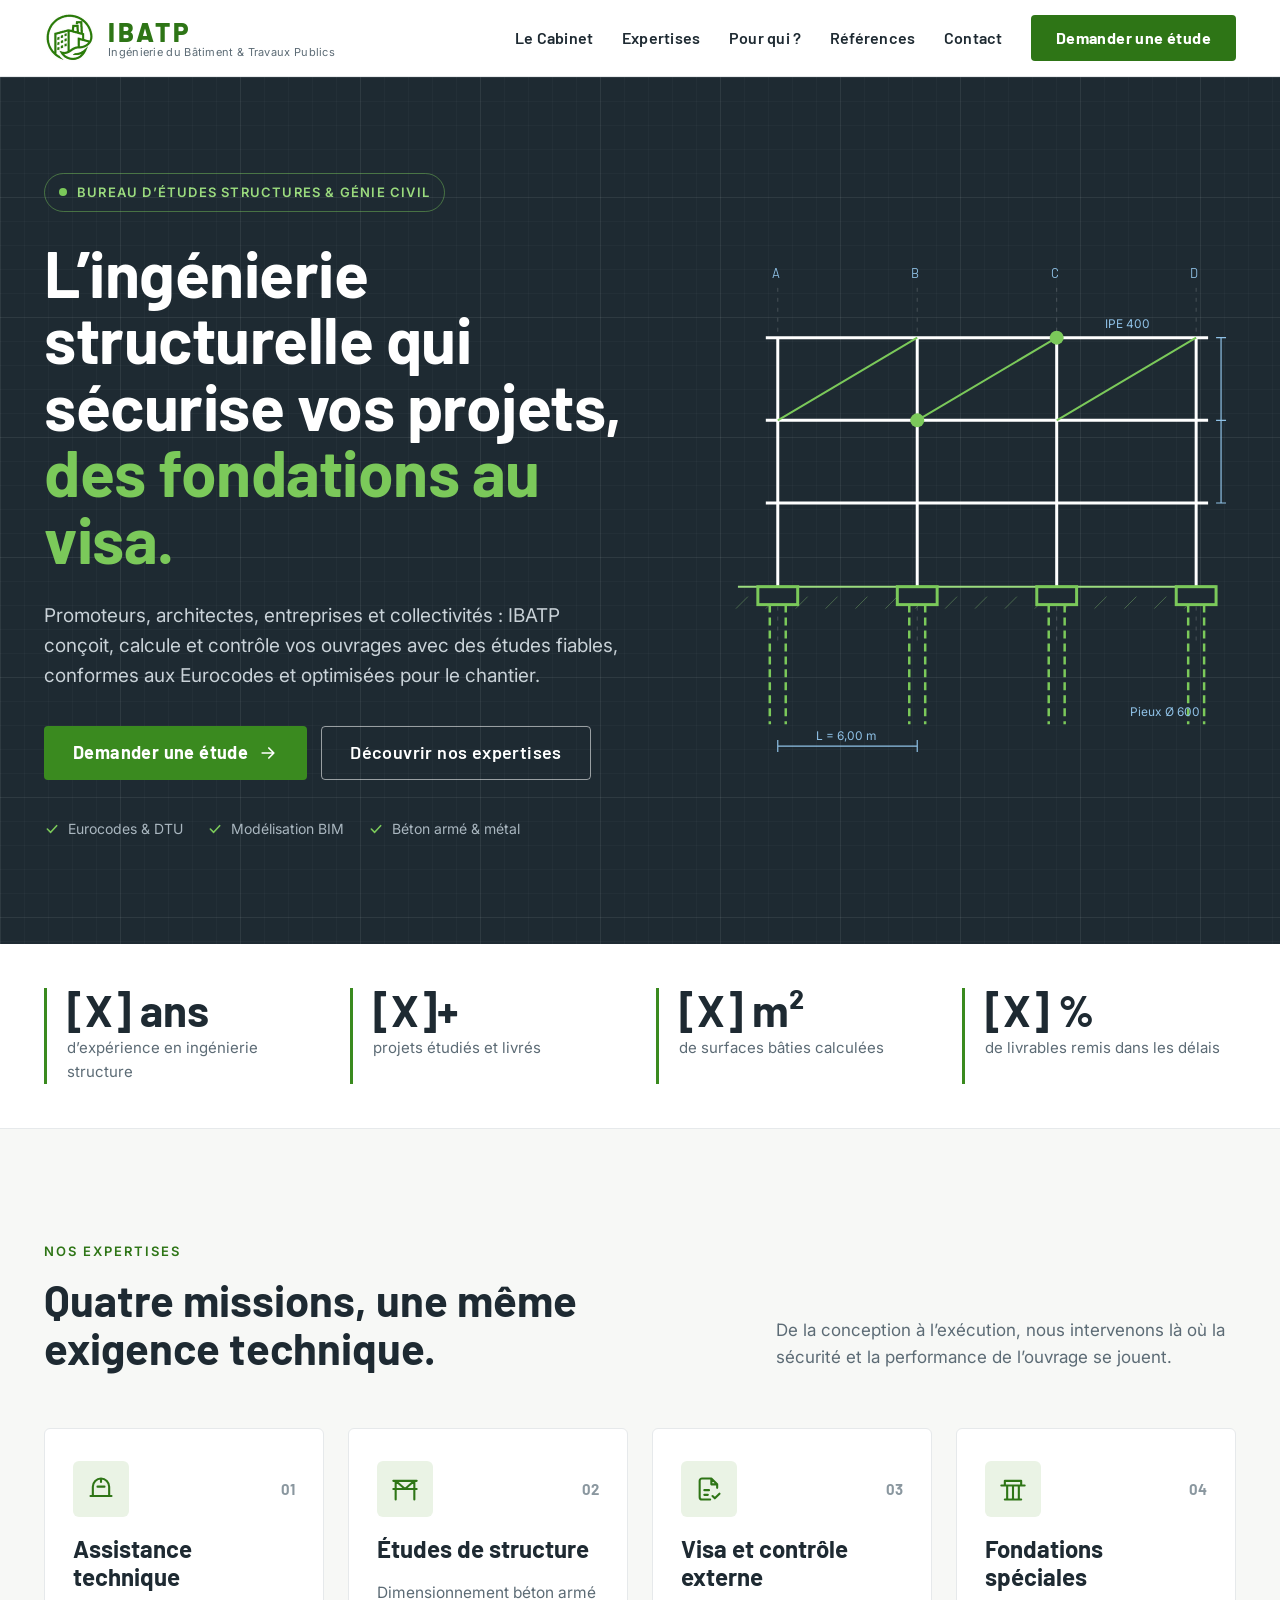
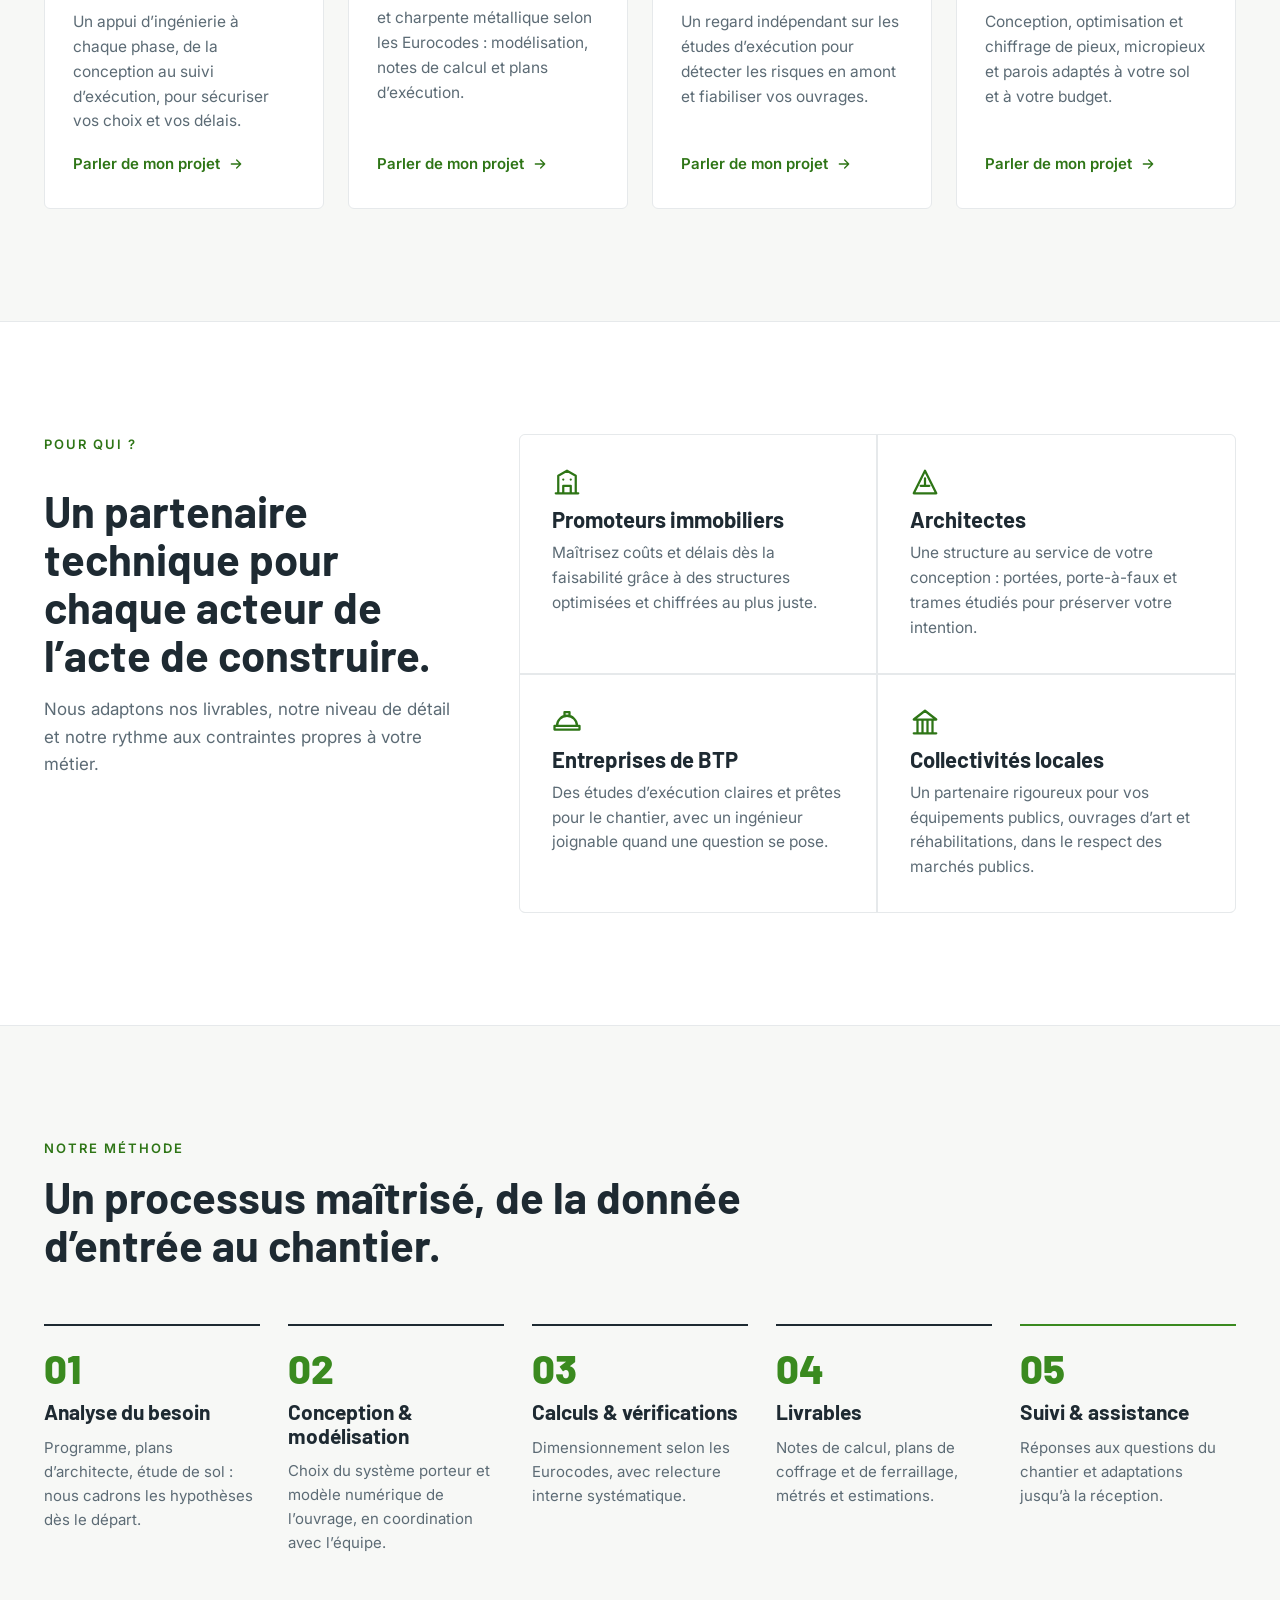
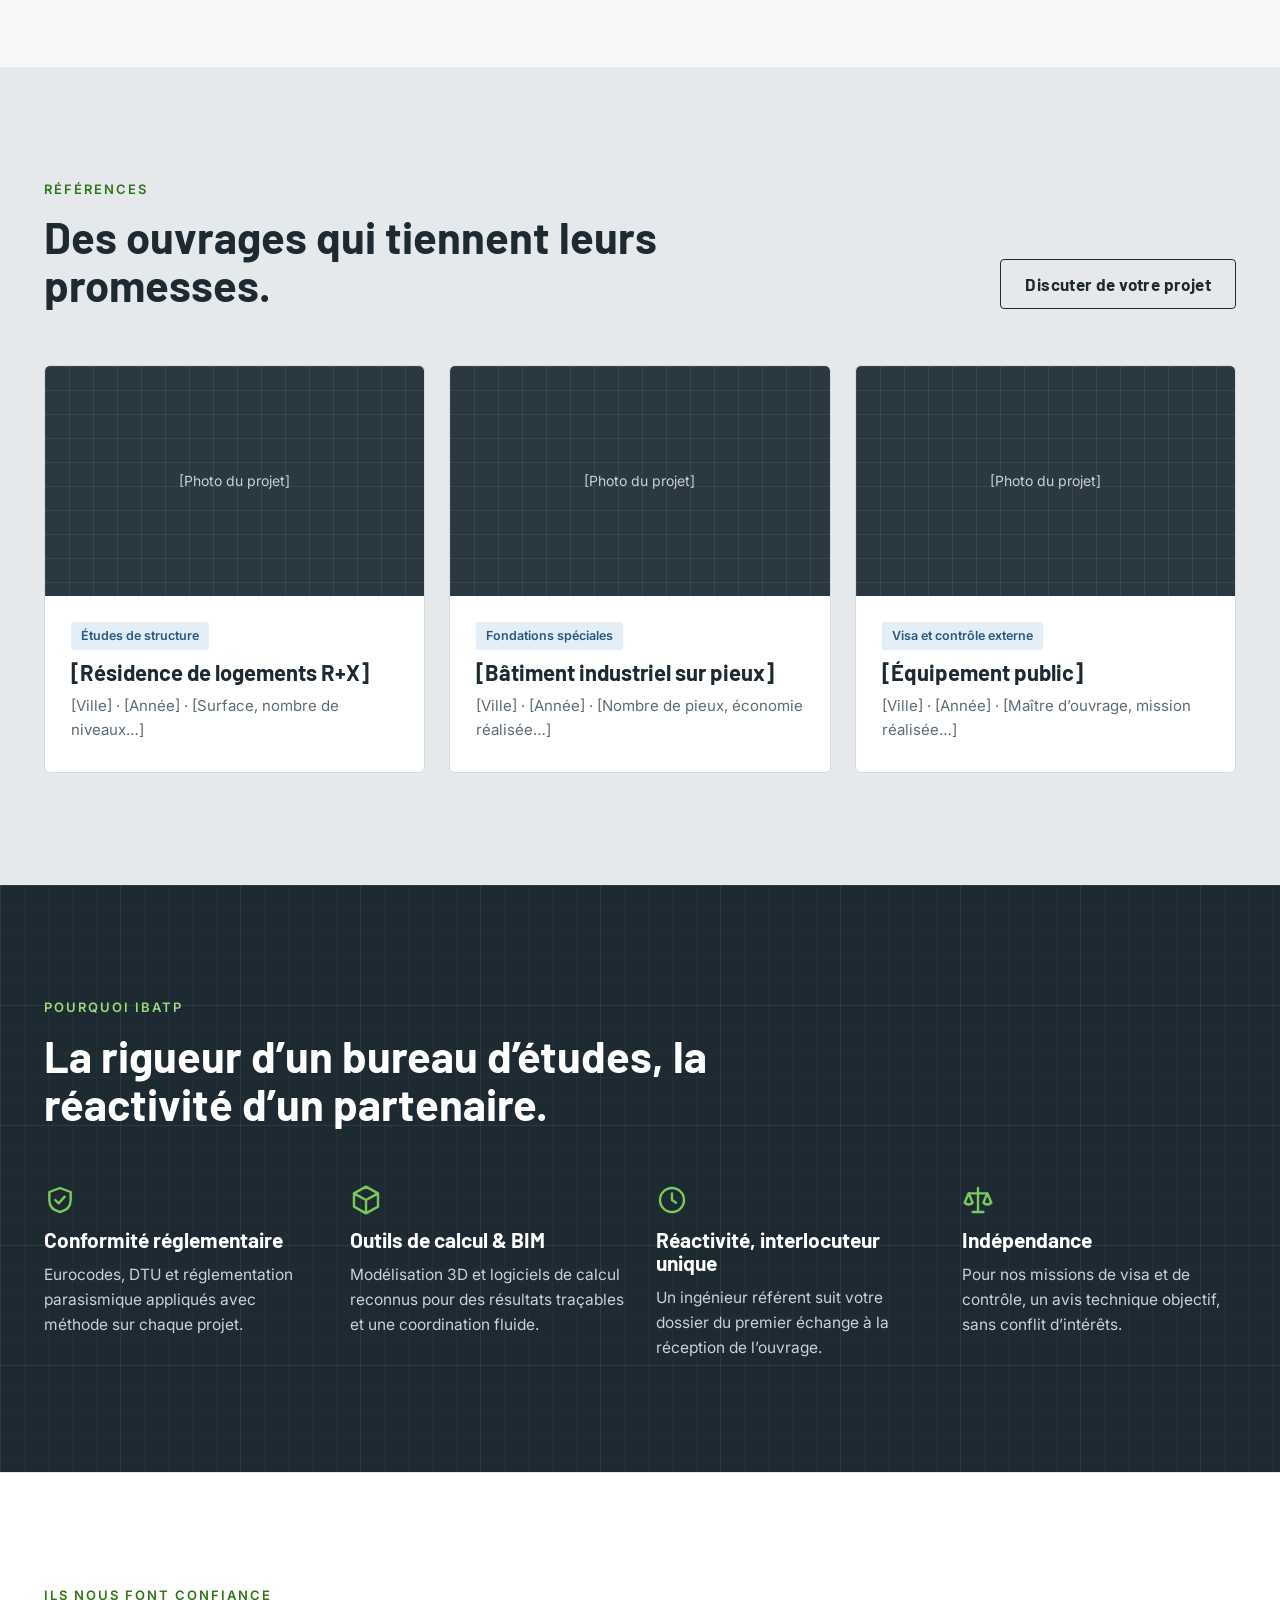
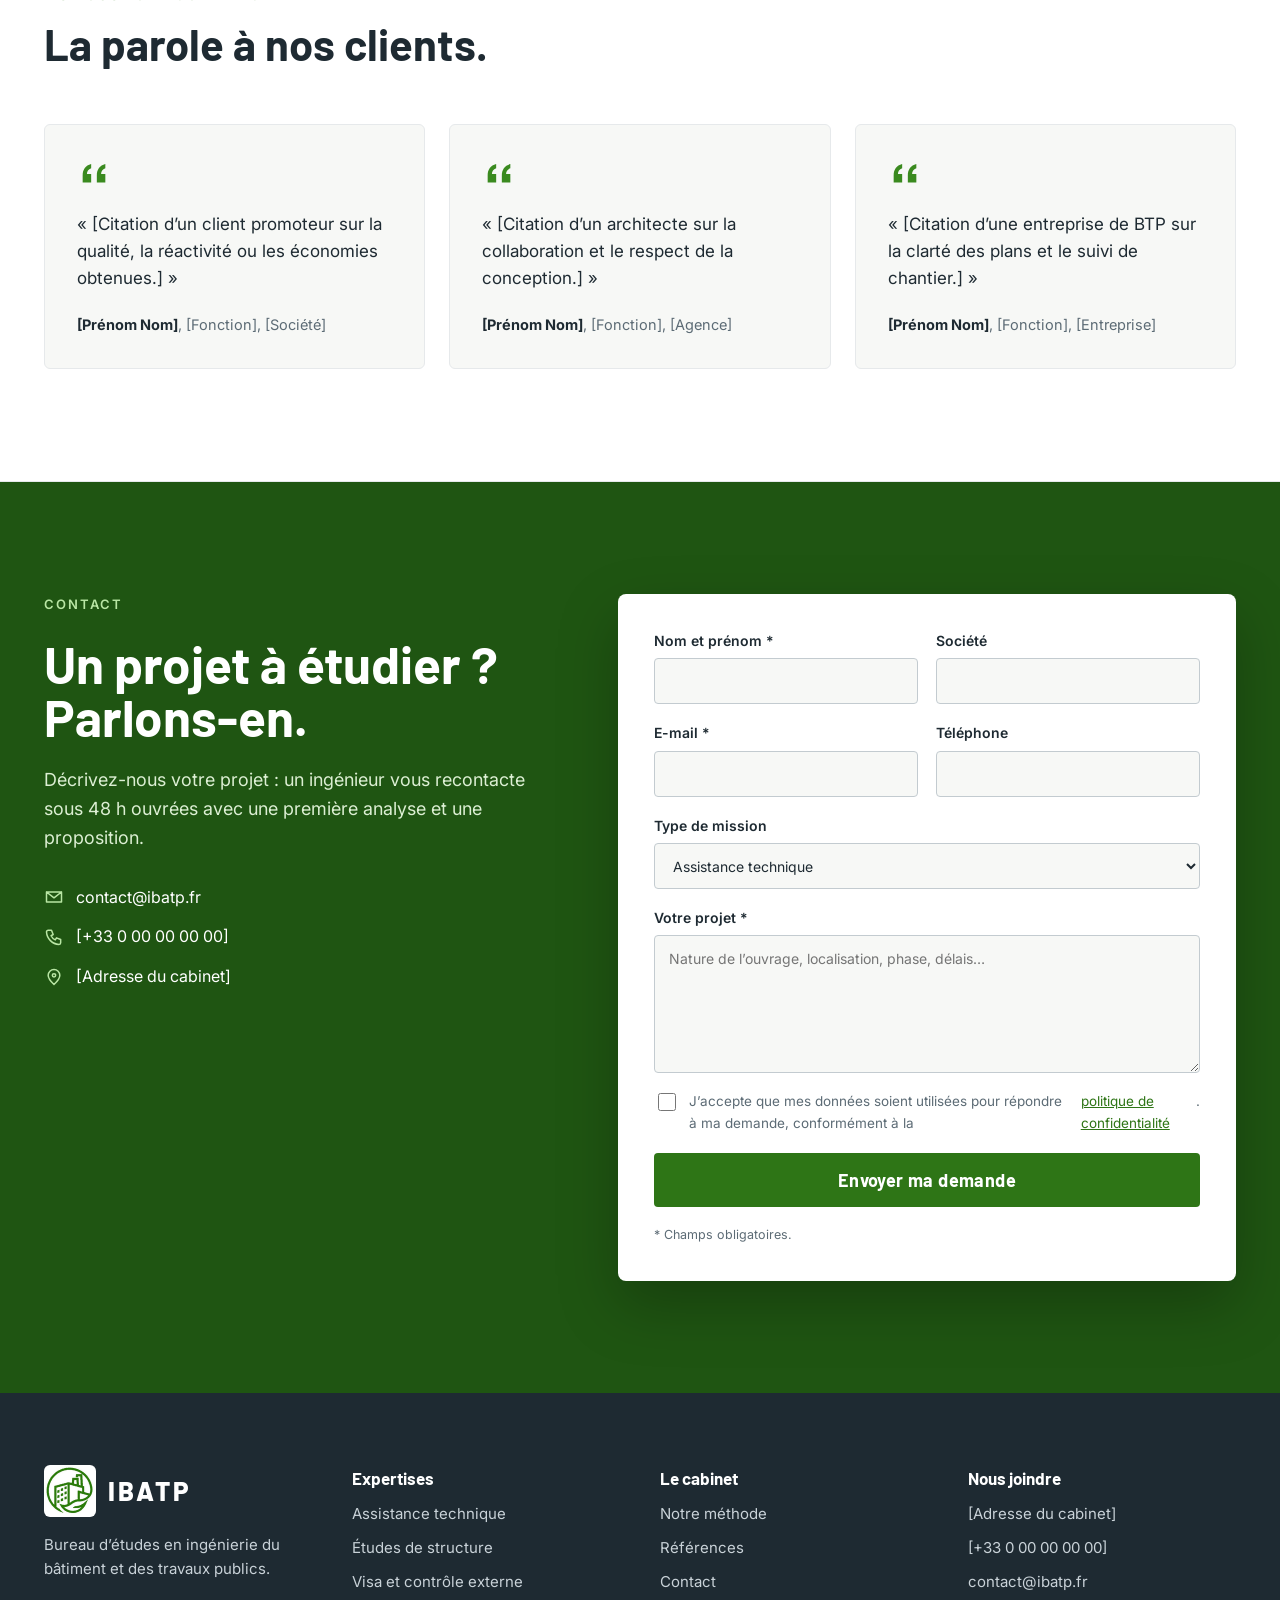
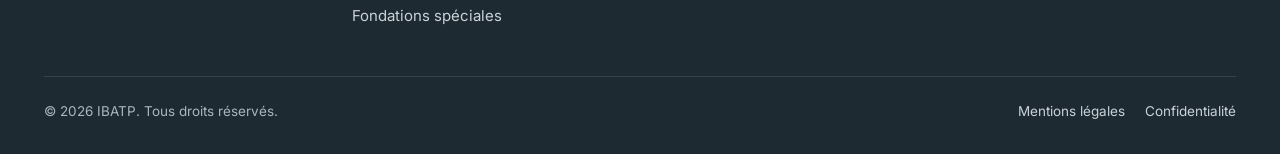
<file: index.html>
<!doctype html>
<html lang="fr">
<head>
<meta charset="utf-8">
<meta name="viewport" content="width=device-width, initial-scale=1">
<link rel="icon" type="image/png" href="images/favicon.png">
<meta name="theme-color" content="#1E2A32">
<link rel="preconnect" href="https://fonts.googleapis.com">
<link rel="preconnect" href="https://fonts.gstatic.com" crossorigin>
<link href="https://fonts.googleapis.com/css2?family=Barlow:wght@500;600;700;800&amp;family=Inter:wght@400;500;600&amp;display=swap" rel="stylesheet">
<link rel="stylesheet" href="css/style.css">
<title>IBATP | Bureau d’études structures, génie civil et bâtiment</title>
<meta name="description" content="IBATP, bureau d’études en ingénierie du bâtiment et des travaux publics : assistance technique, études de structure béton et métal, visa et contrôle externe, fondations spéciales.">
<link rel="canonical" href="https://ibatp.fr/">
<meta property="og:type" content="website">
<meta property="og:title" content="IBATP | Ingénierie du Bâtiment &amp; Travaux Publics">
<meta property="og:description" content="Études de structure, visa et contrôle externe, fondations spéciales : l’ingénierie qui sécurise vos projets.">
<meta property="og:url" content="https://ibatp.fr/">
<script type="application/ld+json">
{
  "@context": "https://schema.org",
  "@type": "ProfessionalService",
  "name": "IBATP",
  "description": "Bureau d’études structures, génie civil et bâtiment",
  "url": "https://ibatp.fr/",
  "email": "contact@ibatp.fr"
}
</script>
</head>
<body>
<a class="lien-evitement" href="#contenu">Aller au contenu</a>
<header class="entete">
  <div class="conteneur">
    <a class="marque" href="index.html" aria-label="IBATP, retour à l’accueil">
      <img src="images/embleme-ibatp.png" alt="" width="52" height="52">
      <span class="marque-texte">
        <span class="marque-nom">IBATP</span>
        <span class="marque-sous">Ingénierie du Bâtiment &amp; Travaux Publics</span>
      </span>
    </a>
    <button class="menu-bouton" type="button" aria-expanded="false" aria-controls="nav-principale" aria-label="Ouvrir le menu">
      <svg width="22" height="22" viewBox="0 0 24 24" fill="none" stroke="currentColor" stroke-width="2" stroke-linecap="round" aria-hidden="true"><path d="M4 7h16M4 12h16M4 17h16"/></svg>
    </button>
    <nav class="nav" id="nav-principale" aria-label="Navigation principale">
      <ul>
        <li><a href="index.html#cabinet">Le Cabinet</a></li>
        <li><a href="index.html#expertises">Expertises</a></li>
        <li><a href="index.html#cibles">Pour qui ?</a></li>
        <li><a href="index.html#references">Références</a></li>
        <li><a href="index.html#contact">Contact</a></li>
      </ul>
      <a class="btn btn-plein" href="index.html#contact">Demander une étude</a>
    </nav>
  </div>
</header>

<main id="contenu">

  <!-- HERO -->
  <section class="hero trame" id="accueil">
    <div class="conteneur">
      <div class="hero-texte">
        <span class="pastille">Bureau d’études structures &amp; génie civil</span>
        <h1>L’ingénierie structurelle qui sécurise vos projets, <span>des fondations au visa.</span></h1>
        <p class="hero-intro">Promoteurs, architectes, entreprises et collectivités : IBATP conçoit, calcule et contrôle vos ouvrages avec des études fiables, conformes aux Eurocodes et optimisées pour le chantier.</p>
        <div class="hero-actions">
          <a class="btn btn-hero" href="#contact">Demander une étude
            <svg width="20" height="20" viewBox="0 0 24 24" fill="none" stroke="currentColor" stroke-width="2" stroke-linecap="round" stroke-linejoin="round" aria-hidden="true"><path d="M5 12h14M13 6l6 6-6 6"/></svg>
          </a>
          <a class="btn btn-contour-clair" href="#expertises">Découvrir nos expertises</a>
        </div>
        <ul class="hero-atouts">
          <li><svg width="16" height="16" viewBox="0 0 24 24" fill="none" stroke="#7BC95A" stroke-width="2.4" stroke-linecap="round" stroke-linejoin="round" aria-hidden="true"><path d="M5 12l5 5 9-10"/></svg>Eurocodes &amp; DTU</li>
          <li><svg width="16" height="16" viewBox="0 0 24 24" fill="none" stroke="#7BC95A" stroke-width="2.4" stroke-linecap="round" stroke-linejoin="round" aria-hidden="true"><path d="M5 12l5 5 9-10"/></svg>Modélisation BIM</li>
          <li><svg width="16" height="16" viewBox="0 0 24 24" fill="none" stroke="#7BC95A" stroke-width="2.4" stroke-linecap="round" stroke-linejoin="round" aria-hidden="true"><path d="M5 12l5 5 9-10"/></svg>Béton armé &amp; métal</li>
        </ul>
      </div>

      <div class="hero-visuel">
        <svg viewBox="0 0 520 520" fill="none" aria-hidden="true">
          <g stroke="rgba(255,255,255,.18)" stroke-width="1" stroke-dasharray="4 6"><path d="M60 40v360M200 40v360M340 40v360M480 40v360"/></g>
          <g font-family="Barlow, sans-serif" font-size="13" fill="#8FC1E6"><text x="54" y="30">A</text><text x="194" y="30">B</text><text x="334" y="30">C</text><text x="474" y="30">D</text></g>
          <g stroke="#FFFFFF" stroke-width="3" stroke-linejoin="round"><path d="M60 340V90M200 340V90M340 340V90M480 340V90"/><path d="M48 90h444M48 173h444M48 256h444"/></g>
          <g stroke="#7BC95A" stroke-width="2"><path d="M60 173l140-83M200 173l140-83M340 173l140-83"/></g>
          <path d="M20 340h480" stroke="#9BDB7E" stroke-width="2"/>
          <g stroke="rgba(155,219,126,.35)" stroke-width="1"><path d="M30 350l-12 12M60 350l-12 12M90 350l-12 12M120 350l-12 12M150 350l-12 12M180 350l-12 12M210 350l-12 12M240 350l-12 12M270 350l-12 12M300 350l-12 12M330 350l-12 12M360 350l-12 12M390 350l-12 12M420 350l-12 12M450 350l-12 12M480 350l-12 12"/></g>
          <g stroke="#7BC95A" stroke-width="3" fill="#1E2A32"><rect x="40" y="340" width="40" height="18"/><rect x="180" y="340" width="40" height="18"/><rect x="320" y="340" width="40" height="18"/><rect x="460" y="340" width="40" height="18"/></g>
          <g stroke="#7BC95A" stroke-width="2.5" stroke-dasharray="8 5"><path d="M52 358v120M68 358v120M192 358v120M208 358v120M332 358v120M348 358v120M472 358v120M488 358v120"/></g>
          <g stroke="#8FC1E6" stroke-width="1.2"><path d="M505 90v166M500 90h10M500 173h10M500 256h10"/><path d="M60 500h140M60 494v12M200 494v12"/></g>
          <g font-family="Inter, sans-serif" font-size="12" fill="#8FC1E6"><text x="98" y="494">L = 6,00 m</text><text x="414" y="470">Pieux Ø 600</text><text x="388" y="80">IPE 400</text></g>
          <circle cx="200" cy="173" r="7" fill="#7BC95A"/><circle cx="340" cy="90" r="7" fill="#7BC95A"/>
        </svg>
      </div>
    </div>
  </section>

  <!-- CHIFFRES CLÉS : remplacez les [X] par vos données réelles -->
  <section class="chiffres" aria-label="Chiffres clés">
    <div class="conteneur">
      <div class="chiffre"><strong>[X] ans</strong><span>d’expérience en ingénierie structure</span></div>
      <div class="chiffre"><strong>[X]+</strong><span>projets étudiés et livrés</span></div>
      <div class="chiffre"><strong>[X] m²</strong><span>de surfaces bâties calculées</span></div>
      <div class="chiffre"><strong>[X] %</strong><span>de livrables remis dans les délais</span></div>
    </div>
  </section>

  <!-- EXPERTISES -->
  <section class="section" id="expertises">
    <div class="conteneur">
      <div class="entete-section">
        <div>
          <span class="surtitre">Nos expertises</span>
          <h2 class="titre-section">Quatre missions, une même exigence technique.</h2>
        </div>
        <p>De la conception à l’exécution, nous intervenons là où la sécurité et la performance de l’ouvrage se jouent.</p>
      </div>
      <div class="grille-4">
        <article class="carte">
          <div class="carte-tete">
            <span class="icone"><svg width="28" height="28" viewBox="0 0 24 24" fill="none" stroke="#2E7516" stroke-width="1.8" stroke-linecap="round" stroke-linejoin="round" aria-hidden="true"><path d="M3 18h18M5 18V10a7 7 0 0 1 14 0v8M12 3v3M9 10h6"/></svg></span>
            <span class="carte-num">01</span>
          </div>
          <h3>Assistance technique</h3>
          <p>Un appui d’ingénierie à chaque phase, de la conception au suivi d’exécution, pour sécuriser vos choix et vos délais.</p>
          <a class="carte-lien" href="#contact">Parler de mon projet <svg width="16" height="16" viewBox="0 0 24 24" fill="none" stroke="currentColor" stroke-width="2" stroke-linecap="round" stroke-linejoin="round" aria-hidden="true"><path d="M5 12h14M13 6l6 6-6 6"/></svg></a>
        </article>
        <article class="carte">
          <div class="carte-tete">
            <span class="icone"><svg width="28" height="28" viewBox="0 0 24 24" fill="none" stroke="#2E7516" stroke-width="1.8" stroke-linecap="round" stroke-linejoin="round" aria-hidden="true"><path d="M4 21V5M20 21V5M2 5h20M2 12h20M4 5l8 7 8-7"/></svg></span>
            <span class="carte-num">02</span>
          </div>
          <h3>Études de structure</h3>
          <p>Dimensionnement béton armé et charpente métallique selon les Eurocodes : modélisation, notes de calcul et plans d’exécution.</p>
          <a class="carte-lien" href="#contact">Parler de mon projet <svg width="16" height="16" viewBox="0 0 24 24" fill="none" stroke="currentColor" stroke-width="2" stroke-linecap="round" stroke-linejoin="round" aria-hidden="true"><path d="M5 12h14M13 6l6 6-6 6"/></svg></a>
        </article>
        <article class="carte">
          <div class="carte-tete">
            <span class="icone"><svg width="28" height="28" viewBox="0 0 24 24" fill="none" stroke="#2E7516" stroke-width="1.8" stroke-linecap="round" stroke-linejoin="round" aria-hidden="true"><path d="M14 3H6a2 2 0 0 0-2 2v14a2 2 0 0 0 2 2h7M14 3l5 5v3M14 3v5h5M8 13h4M8 17h3M15 18l2 2 4-4"/></svg></span>
            <span class="carte-num">03</span>
          </div>
          <h3>Visa et contrôle externe</h3>
          <p>Un regard indépendant sur les études d’exécution pour détecter les risques en amont et fiabiliser vos ouvrages.</p>
          <a class="carte-lien" href="#contact">Parler de mon projet <svg width="16" height="16" viewBox="0 0 24 24" fill="none" stroke="currentColor" stroke-width="2" stroke-linecap="round" stroke-linejoin="round" aria-hidden="true"><path d="M5 12h14M13 6l6 6-6 6"/></svg></a>
        </article>
        <article class="carte">
          <div class="carte-tete">
            <span class="icone"><svg width="28" height="28" viewBox="0 0 24 24" fill="none" stroke="#2E7516" stroke-width="1.8" stroke-linecap="round" stroke-linejoin="round" aria-hidden="true"><path d="M2 9h20M5 9V5h14v4M7 9v12M12 9v12M17 9v12M5 21h4M10 21h4M15 21h4"/></svg></span>
            <span class="carte-num">04</span>
          </div>
          <h3>Fondations spéciales</h3>
          <p>Conception, optimisation et chiffrage de pieux, micropieux et parois adaptés à votre sol et à votre budget.</p>
          <a class="carte-lien" href="#contact">Parler de mon projet <svg width="16" height="16" viewBox="0 0 24 24" fill="none" stroke="currentColor" stroke-width="2" stroke-linecap="round" stroke-linejoin="round" aria-hidden="true"><path d="M5 12h14M13 6l6 6-6 6"/></svg></a>
        </article>
      </div>
    </div>
  </section>

  <!-- POUR QUI -->
  <section class="section section-blanche" id="cibles">
    <div class="conteneur cibles">
      <div class="cibles-intro">
        <span class="surtitre">Pour qui ?</span>
        <h2 class="titre-section">Un partenaire technique pour chaque acteur de l’acte de construire.</h2>
        <p>Nous adaptons nos livrables, notre niveau de détail et notre rythme aux contraintes propres à votre métier.</p>
      </div>
      <div class="cibles-grille">
        <div class="cible">
          <svg width="30" height="30" viewBox="0 0 24 24" fill="none" stroke="#2E7516" stroke-width="1.8" stroke-linecap="round" stroke-linejoin="round" aria-hidden="true"><path d="M3 21h18M5 21V7l7-4 7 4v14M9 21v-6h6v6M9 10h.01M15 10h.01"/></svg>
          <h3>Promoteurs immobiliers</h3>
          <p>Maîtrisez coûts et délais dès la faisabilité grâce à des structures optimisées et chiffrées au plus juste.</p>
        </div>
        <div class="cible">
          <svg width="30" height="30" viewBox="0 0 24 24" fill="none" stroke="#2E7516" stroke-width="1.8" stroke-linecap="round" stroke-linejoin="round" aria-hidden="true"><path d="M12 3l9 18H3L12 3zM12 9v6M8.5 15h7"/></svg>
          <h3>Architectes</h3>
          <p>Une structure au service de votre conception : portées, porte-à-faux et trames étudiés pour préserver votre intention.</p>
        </div>
        <div class="cible">
          <svg width="30" height="30" viewBox="0 0 24 24" fill="none" stroke="#2E7516" stroke-width="1.8" stroke-linecap="round" stroke-linejoin="round" aria-hidden="true"><path d="M4 15a8 8 0 0 1 16 0M2 15h20v3H2zM10 7V4h4v3"/></svg>
          <h3>Entreprises de BTP</h3>
          <p>Des études d’exécution claires et prêtes pour le chantier, avec un ingénieur joignable quand une question se pose.</p>
        </div>
        <div class="cible">
          <svg width="30" height="30" viewBox="0 0 24 24" fill="none" stroke="#2E7516" stroke-width="1.8" stroke-linecap="round" stroke-linejoin="round" aria-hidden="true"><path d="M3 21h18M4 10h16M12 3l9 7H3l9-7zM6 10v11M10 10v11M14 10v11M18 10v11"/></svg>
          <h3>Collectivités locales</h3>
          <p>Un partenaire rigoureux pour vos équipements publics, ouvrages d’art et réhabilitations, dans le respect des marchés publics.</p>
        </div>
      </div>
    </div>
  </section>

  <!-- MÉTHODE -->
  <section class="section" id="cabinet">
    <div class="conteneur">
      <div class="entete-section">
        <div>
          <span class="surtitre">Notre méthode</span>
          <h2 class="titre-section">Un processus maîtrisé, de la donnée d’entrée au chantier.</h2>
        </div>
      </div>
      <ol class="etapes">
        <li><span class="etape-num">01</span><h3>Analyse du besoin</h3><p>Programme, plans d’architecte, étude de sol : nous cadrons les hypothèses dès le départ.</p></li>
        <li><span class="etape-num">02</span><h3>Conception &amp; modélisation</h3><p>Choix du système porteur et modèle numérique de l’ouvrage, en coordination avec l’équipe.</p></li>
        <li><span class="etape-num">03</span><h3>Calculs &amp; vérifications</h3><p>Dimensionnement selon les Eurocodes, avec relecture interne systématique.</p></li>
        <li><span class="etape-num">04</span><h3>Livrables</h3><p>Notes de calcul, plans de coffrage et de ferraillage, métrés et estimations.</p></li>
        <li><span class="etape-num">05</span><h3>Suivi &amp; assistance</h3><p>Réponses aux questions du chantier et adaptations jusqu’à la réception.</p></li>
      </ol>
    </div>
  </section>

  <!-- RÉFÉRENCES : remplacez le contenu entre crochets et ajoutez vos photos dans /images -->
  <section class="section section-beton" id="references">
    <div class="conteneur">
      <div class="entete-section">
        <div>
          <span class="surtitre">Références</span>
          <h2 class="titre-section">Des ouvrages qui tiennent leurs promesses.</h2>
        </div>
        <a class="btn btn-contour" href="#contact">Discuter de votre projet</a>
      </div>
      <div class="grille-3">
        <article class="projet">
          <div class="projet-visuel">[Photo du projet]</div>
          <div class="projet-corps">
            <span class="badge">Études de structure</span>
            <h3>[Résidence de logements R+X]</h3>
            <p>[Ville] · [Année] · [Surface, nombre de niveaux…]</p>
          </div>
        </article>
        <article class="projet">
          <div class="projet-visuel">[Photo du projet]</div>
          <div class="projet-corps">
            <span class="badge">Fondations spéciales</span>
            <h3>[Bâtiment industriel sur pieux]</h3>
            <p>[Ville] · [Année] · [Nombre de pieux, économie réalisée…]</p>
          </div>
        </article>
        <article class="projet">
          <div class="projet-visuel">[Photo du projet]</div>
          <div class="projet-corps">
            <span class="badge">Visa et contrôle externe</span>
            <h3>[Équipement public]</h3>
            <p>[Ville] · [Année] · [Maître d’ouvrage, mission réalisée…]</p>
          </div>
        </article>
      </div>
    </div>
  </section>

  <!-- POURQUOI IBATP -->
  <section class="section trame">
    <div class="conteneur">
      <div class="entete-section">
        <div>
          <span class="surtitre">Pourquoi IBATP</span>
          <h2 class="titre-section">La rigueur d’un bureau d’études, la réactivité d’un partenaire.</h2>
        </div>
      </div>
      <div class="atouts">
        <div class="atout">
          <svg width="32" height="32" viewBox="0 0 24 24" fill="none" stroke="#7BC95A" stroke-width="1.8" stroke-linecap="round" stroke-linejoin="round" aria-hidden="true"><path d="M12 3l8 3v6c0 5-3.5 8-8 9-4.5-1-8-4-8-9V6l8-3zM8.5 12l2.5 2.5 4.5-5"/></svg>
          <h3>Conformité réglementaire</h3>
          <p>Eurocodes, DTU et réglementation parasismique appliqués avec méthode sur chaque projet.</p>
        </div>
        <div class="atout">
          <svg width="32" height="32" viewBox="0 0 24 24" fill="none" stroke="#7BC95A" stroke-width="1.8" stroke-linecap="round" stroke-linejoin="round" aria-hidden="true"><path d="M12 2l9 5v10l-9 5-9-5V7l9-5zM12 12l9-5M12 12v10M12 12L3 7"/></svg>
          <h3>Outils de calcul &amp; BIM</h3>
          <p>Modélisation 3D et logiciels de calcul reconnus pour des résultats traçables et une coordination fluide.</p>
        </div>
        <div class="atout">
          <svg width="32" height="32" viewBox="0 0 24 24" fill="none" stroke="#7BC95A" stroke-width="1.8" stroke-linecap="round" stroke-linejoin="round" aria-hidden="true"><path d="M12 7v5l3 2M21 12a9 9 0 1 1-9-9 9 9 0 0 1 9 9z"/></svg>
          <h3>Réactivité, interlocuteur unique</h3>
          <p>Un ingénieur référent suit votre dossier du premier échange à la réception de l’ouvrage.</p>
        </div>
        <div class="atout">
          <svg width="32" height="32" viewBox="0 0 24 24" fill="none" stroke="#7BC95A" stroke-width="1.8" stroke-linecap="round" stroke-linejoin="round" aria-hidden="true"><path d="M12 3v18M5 7h14M5 7l-3 7a4 4 0 0 0 6 0L5 7zM19 7l-3 7a4 4 0 0 0 6 0l-3-7zM8 21h8"/></svg>
          <h3>Indépendance</h3>
          <p>Pour nos missions de visa et de contrôle, un avis technique objectif, sans conflit d’intérêts.</p>
        </div>
      </div>
    </div>
  </section>

  <!-- TÉMOIGNAGES : à remplir avec l'accord de vos clients, ou supprimer cette section -->
  <section class="section section-blanche">
    <div class="conteneur">
      <div class="entete-section">
        <div>
          <span class="surtitre">Ils nous font confiance</span>
          <h2 class="titre-section">La parole à nos clients.</h2>
        </div>
      </div>
      <div class="grille-3">
        <figure class="temoignage">
          <svg width="34" height="34" viewBox="0 0 24 24" fill="#3A8A1F" aria-hidden="true"><path d="M4 18v-5c0-4 2-7 6-8v3c-2 .7-3 2.3-3 4h3v6H4zm10 0v-5c0-4 2-7 6-8v3c-2 .7-3 2.3-3 4h3v6h-6z"/></svg>
          <blockquote>« [Citation d’un client promoteur sur la qualité, la réactivité ou les économies obtenues.] »</blockquote>
          <figcaption><strong>[Prénom Nom]</strong>, [Fonction], [Société]</figcaption>
        </figure>
        <figure class="temoignage">
          <svg width="34" height="34" viewBox="0 0 24 24" fill="#3A8A1F" aria-hidden="true"><path d="M4 18v-5c0-4 2-7 6-8v3c-2 .7-3 2.3-3 4h3v6H4zm10 0v-5c0-4 2-7 6-8v3c-2 .7-3 2.3-3 4h3v6h-6z"/></svg>
          <blockquote>« [Citation d’un architecte sur la collaboration et le respect de la conception.] »</blockquote>
          <figcaption><strong>[Prénom Nom]</strong>, [Fonction], [Agence]</figcaption>
        </figure>
        <figure class="temoignage">
          <svg width="34" height="34" viewBox="0 0 24 24" fill="#3A8A1F" aria-hidden="true"><path d="M4 18v-5c0-4 2-7 6-8v3c-2 .7-3 2.3-3 4h3v6H4zm10 0v-5c0-4 2-7 6-8v3c-2 .7-3 2.3-3 4h3v6h-6z"/></svg>
          <blockquote>« [Citation d’une entreprise de BTP sur la clarté des plans et le suivi de chantier.] »</blockquote>
          <figcaption><strong>[Prénom Nom]</strong>, [Fonction], [Entreprise]</figcaption>
        </figure>
      </div>
    </div>
  </section>

  <!-- CONTACT -->
  <section class="section contact" id="contact">
    <div class="conteneur">
      <div class="contact-texte">
        <span class="surtitre">Contact</span>
        <h2>Un projet à étudier ? Parlons-en.</h2>
        <p>Décrivez-nous votre projet : un ingénieur vous recontacte sous 48 h ouvrées avec une première analyse et une proposition.</p>
        <ul class="coordonnees">
          <li><svg width="20" height="20" viewBox="0 0 24 24" fill="none" stroke="#B9E6A4" stroke-width="1.8" stroke-linecap="round" stroke-linejoin="round" aria-hidden="true"><path d="M3 6h18v12H3zM3 6l9 7 9-7"/></svg><a href="mailto:contact@ibatp.fr">contact@ibatp.fr</a></li>
          <li><svg width="20" height="20" viewBox="0 0 24 24" fill="none" stroke="#B9E6A4" stroke-width="1.8" stroke-linecap="round" stroke-linejoin="round" aria-hidden="true"><path d="M5 4h4l2 5-2.5 1.5a11 11 0 0 0 5 5L15 13l5 2v4a2 2 0 0 1-2 2A16 16 0 0 1 3 6a2 2 0 0 1 2-2z"/></svg><a href="tel:+33000000000">[+33 0 00 00 00 00]</a></li>
          <li><svg width="20" height="20" viewBox="0 0 24 24" fill="none" stroke="#B9E6A4" stroke-width="1.8" stroke-linecap="round" stroke-linejoin="round" aria-hidden="true"><path d="M12 21s-7-6.2-7-11a7 7 0 0 1 14 0c0 4.8-7 11-7 11zM12 12a2 2 0 1 0 0-4 2 2 0 0 0 0 4z"/></svg><span>[Adresse du cabinet]</span></li>
        </ul>
      </div>

      <form class="formulaire" action="contact.php" method="post" aria-label="Demande d’étude">
        <div class="message-form erreur pleine" id="erreur-form" role="alert" hidden>L’envoi n’a pas abouti. Vérifiez les champs obligatoires, ou écrivez-nous directement à contact@ibatp.fr.</div>
        <label>Nom et prénom *
          <input type="text" name="nom" autocomplete="name" required maxlength="120">
        </label>
        <label>Société
          <input type="text" name="societe" autocomplete="organization" maxlength="120">
        </label>
        <label>E-mail *
          <input type="email" name="email" autocomplete="email" required maxlength="160">
        </label>
        <label>Téléphone
          <input type="tel" name="telephone" autocomplete="tel" maxlength="40">
        </label>
        <label class="pleine">Type de mission
          <select name="mission">
            <option>Assistance technique</option>
            <option>Étude de structure</option>
            <option>Visa / contrôle externe</option>
            <option>Fondations spéciales</option>
            <option>Autre</option>
          </select>
        </label>
        <label class="pleine">Votre projet *
          <textarea name="message" rows="5" required maxlength="5000" placeholder="Nature de l’ouvrage, localisation, phase, délais…"></textarea>
        </label>
        <div class="pot-de-miel" aria-hidden="true">
          <label>Ne pas remplir ce champ <input type="text" name="site_web" tabindex="-1" autocomplete="off"></label>
        </div>
        <label class="case pleine"><input type="checkbox" name="rgpd" value="1" required> J’accepte que mes données soient utilisées pour répondre à ma demande, conformément à la <a href="mentions-legales.html#confidentialite">politique de confidentialité</a>.</label>
        <div class="pleine"><button class="btn btn-plein" type="submit">Envoyer ma demande</button></div>
        <p class="mention-rgpd pleine">* Champs obligatoires.</p>
      </form>
    </div>
  </section>

</main>

<footer class="pied">
  <div class="conteneur">
    <div class="pied-grille">
      <div class="pied-col">
        <div class="pied-marque"><img src="images/embleme-ibatp.png" alt="" width="52" height="52"><span>IBATP</span></div>
        <p>Bureau d’études en ingénierie du bâtiment et des travaux publics.</p>
      </div>
      <nav class="pied-col" aria-label="Expertises">
        <span class="pied-titre">Expertises</span>
        <a href="index.html#expertises">Assistance technique</a>
        <a href="index.html#expertises">Études de structure</a>
        <a href="index.html#expertises">Visa et contrôle externe</a>
        <a href="index.html#expertises">Fondations spéciales</a>
      </nav>
      <nav class="pied-col" aria-label="Le cabinet">
        <span class="pied-titre">Le cabinet</span>
        <a href="index.html#cabinet">Notre méthode</a>
        <a href="index.html#references">Références</a>
        <a href="index.html#contact">Contact</a>
      </nav>
      <div class="pied-col">
        <span class="pied-titre">Nous joindre</span>
        <span>[Adresse du cabinet]</span>
        <a href="tel:+33000000000">[+33 0 00 00 00 00]</a>
        <a href="mailto:contact@ibatp.fr">contact@ibatp.fr</a>
      </div>
    </div>
    <div class="pied-bas">
      <span>© <span class="annee">2026</span> IBATP. Tous droits réservés.</span>
      <nav aria-label="Informations légales"><a href="mentions-legales.html">Mentions légales</a><a href="mentions-legales.html#confidentialite">Confidentialité</a></nav>
    </div>
  </div>
</footer>
<script src="js/main.js" defer></script>
</body>
</html>
</file>
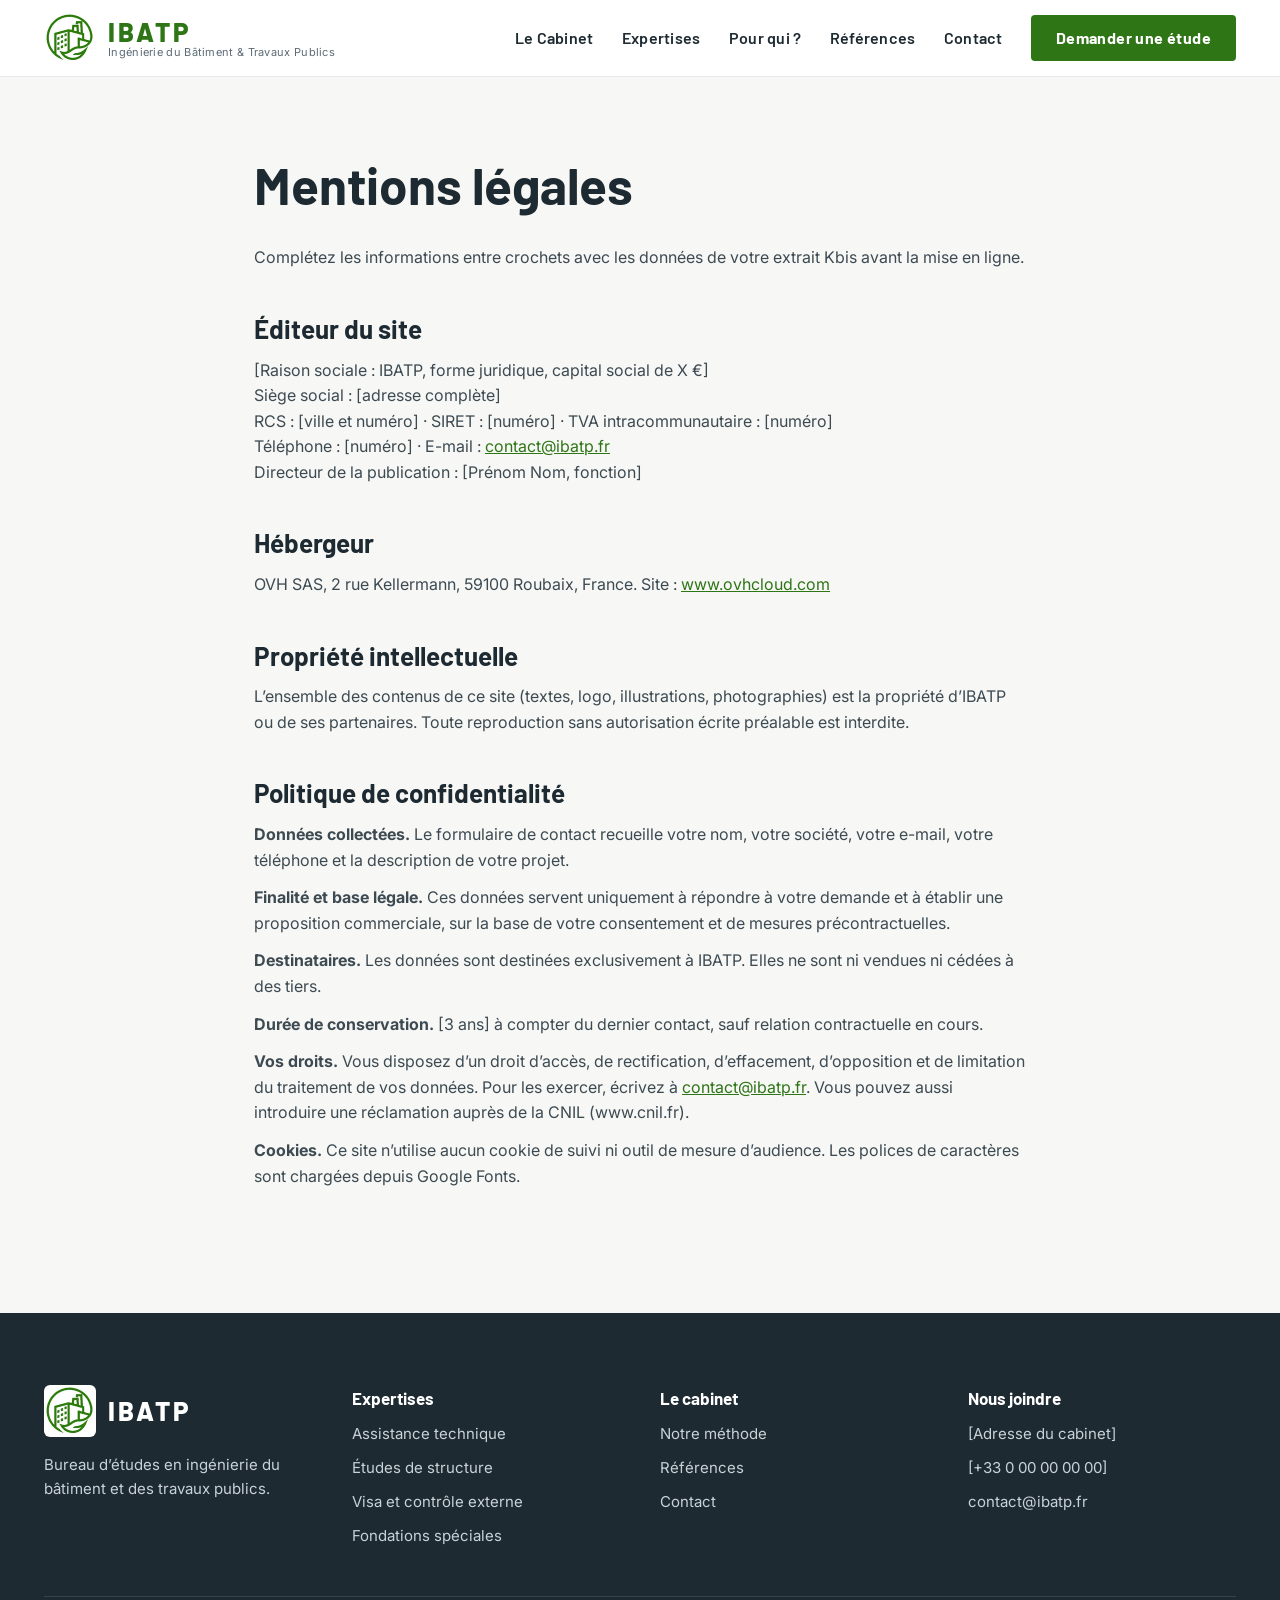
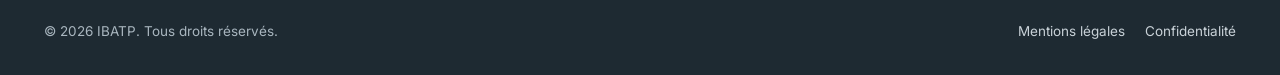
<file: mentions-legales.html>
<!doctype html>
<html lang="fr">
<head>
<meta charset="utf-8">
<meta name="viewport" content="width=device-width, initial-scale=1">
<link rel="icon" type="image/png" href="images/favicon.png">
<meta name="theme-color" content="#1E2A32">
<link rel="preconnect" href="https://fonts.googleapis.com">
<link rel="preconnect" href="https://fonts.gstatic.com" crossorigin>
<link href="https://fonts.googleapis.com/css2?family=Barlow:wght@500;600;700;800&amp;family=Inter:wght@400;500;600&amp;display=swap" rel="stylesheet">
<link rel="stylesheet" href="css/style.css">
<title>Mentions légales et confidentialité | IBATP</title>
<meta name="robots" content="noindex, follow">
</head>
<body>
<a class="lien-evitement" href="#contenu">Aller au contenu</a>
<header class="entete">
  <div class="conteneur">
    <a class="marque" href="index.html" aria-label="IBATP, retour à l’accueil">
      <img src="images/embleme-ibatp.png" alt="" width="52" height="52">
      <span class="marque-texte">
        <span class="marque-nom">IBATP</span>
        <span class="marque-sous">Ingénierie du Bâtiment &amp; Travaux Publics</span>
      </span>
    </a>
    <button class="menu-bouton" type="button" aria-expanded="false" aria-controls="nav-principale" aria-label="Ouvrir le menu">
      <svg width="22" height="22" viewBox="0 0 24 24" fill="none" stroke="currentColor" stroke-width="2" stroke-linecap="round" aria-hidden="true"><path d="M4 7h16M4 12h16M4 17h16"/></svg>
    </button>
    <nav class="nav" id="nav-principale" aria-label="Navigation principale">
      <ul>
        <li><a href="index.html#cabinet">Le Cabinet</a></li>
        <li><a href="index.html#expertises">Expertises</a></li>
        <li><a href="index.html#cibles">Pour qui ?</a></li>
        <li><a href="index.html#references">Références</a></li>
        <li><a href="index.html#contact">Contact</a></li>
      </ul>
      <a class="btn btn-plein" href="index.html#contact">Demander une étude</a>
    </nav>
  </div>
</header>
<main id="contenu" class="page-simple">
  <div class="conteneur">
    <h1>Mentions légales</h1>
    <p>Complétez les informations entre crochets avec les données de votre extrait Kbis avant la mise en ligne.</p>

    <h2>Éditeur du site</h2>
    <p>[Raison sociale : IBATP, forme juridique, capital social de X €]<br>
    Siège social : [adresse complète]<br>
    RCS : [ville et numéro] · SIRET : [numéro] · TVA intracommunautaire : [numéro]<br>
    Téléphone : [numéro] · E-mail : <a href="mailto:contact@ibatp.fr">contact@ibatp.fr</a><br>
    Directeur de la publication : [Prénom Nom, fonction]</p>

    <h2>Hébergeur</h2>
    <p>OVH SAS, 2 rue Kellermann, 59100 Roubaix, France. Site : <a href="https://www.ovhcloud.com">www.ovhcloud.com</a></p>

    <h2>Propriété intellectuelle</h2>
    <p>L’ensemble des contenus de ce site (textes, logo, illustrations, photographies) est la propriété d’IBATP ou de ses partenaires. Toute reproduction sans autorisation écrite préalable est interdite.</p>

    <h2 id="confidentialite">Politique de confidentialité</h2>
    <p><strong>Données collectées.</strong> Le formulaire de contact recueille votre nom, votre société, votre e-mail, votre téléphone et la description de votre projet.</p>
    <p><strong>Finalité et base légale.</strong> Ces données servent uniquement à répondre à votre demande et à établir une proposition commerciale, sur la base de votre consentement et de mesures précontractuelles.</p>
    <p><strong>Destinataires.</strong> Les données sont destinées exclusivement à IBATP. Elles ne sont ni vendues ni cédées à des tiers.</p>
    <p><strong>Durée de conservation.</strong> [3 ans] à compter du dernier contact, sauf relation contractuelle en cours.</p>
    <p><strong>Vos droits.</strong> Vous disposez d’un droit d’accès, de rectification, d’effacement, d’opposition et de limitation du traitement de vos données. Pour les exercer, écrivez à <a href="mailto:contact@ibatp.fr">contact@ibatp.fr</a>. Vous pouvez aussi introduire une réclamation auprès de la CNIL (www.cnil.fr).</p>
    <p><strong>Cookies.</strong> Ce site n’utilise aucun cookie de suivi ni outil de mesure d’audience. Les polices de caractères sont chargées depuis Google Fonts.</p>
  </div>
</main>
<footer class="pied">
  <div class="conteneur">
    <div class="pied-grille">
      <div class="pied-col">
        <div class="pied-marque"><img src="images/embleme-ibatp.png" alt="" width="52" height="52"><span>IBATP</span></div>
        <p>Bureau d’études en ingénierie du bâtiment et des travaux publics.</p>
      </div>
      <nav class="pied-col" aria-label="Expertises">
        <span class="pied-titre">Expertises</span>
        <a href="index.html#expertises">Assistance technique</a>
        <a href="index.html#expertises">Études de structure</a>
        <a href="index.html#expertises">Visa et contrôle externe</a>
        <a href="index.html#expertises">Fondations spéciales</a>
      </nav>
      <nav class="pied-col" aria-label="Le cabinet">
        <span class="pied-titre">Le cabinet</span>
        <a href="index.html#cabinet">Notre méthode</a>
        <a href="index.html#references">Références</a>
        <a href="index.html#contact">Contact</a>
      </nav>
      <div class="pied-col">
        <span class="pied-titre">Nous joindre</span>
        <span>[Adresse du cabinet]</span>
        <a href="tel:+33000000000">[+33 0 00 00 00 00]</a>
        <a href="mailto:contact@ibatp.fr">contact@ibatp.fr</a>
      </div>
    </div>
    <div class="pied-bas">
      <span>© <span class="annee">2026</span> IBATP. Tous droits réservés.</span>
      <nav aria-label="Informations légales"><a href="mentions-legales.html">Mentions légales</a><a href="mentions-legales.html#confidentialite">Confidentialité</a></nav>
    </div>
  </div>
</footer>
<script src="js/main.js" defer></script>
</body>
</html>
</file>
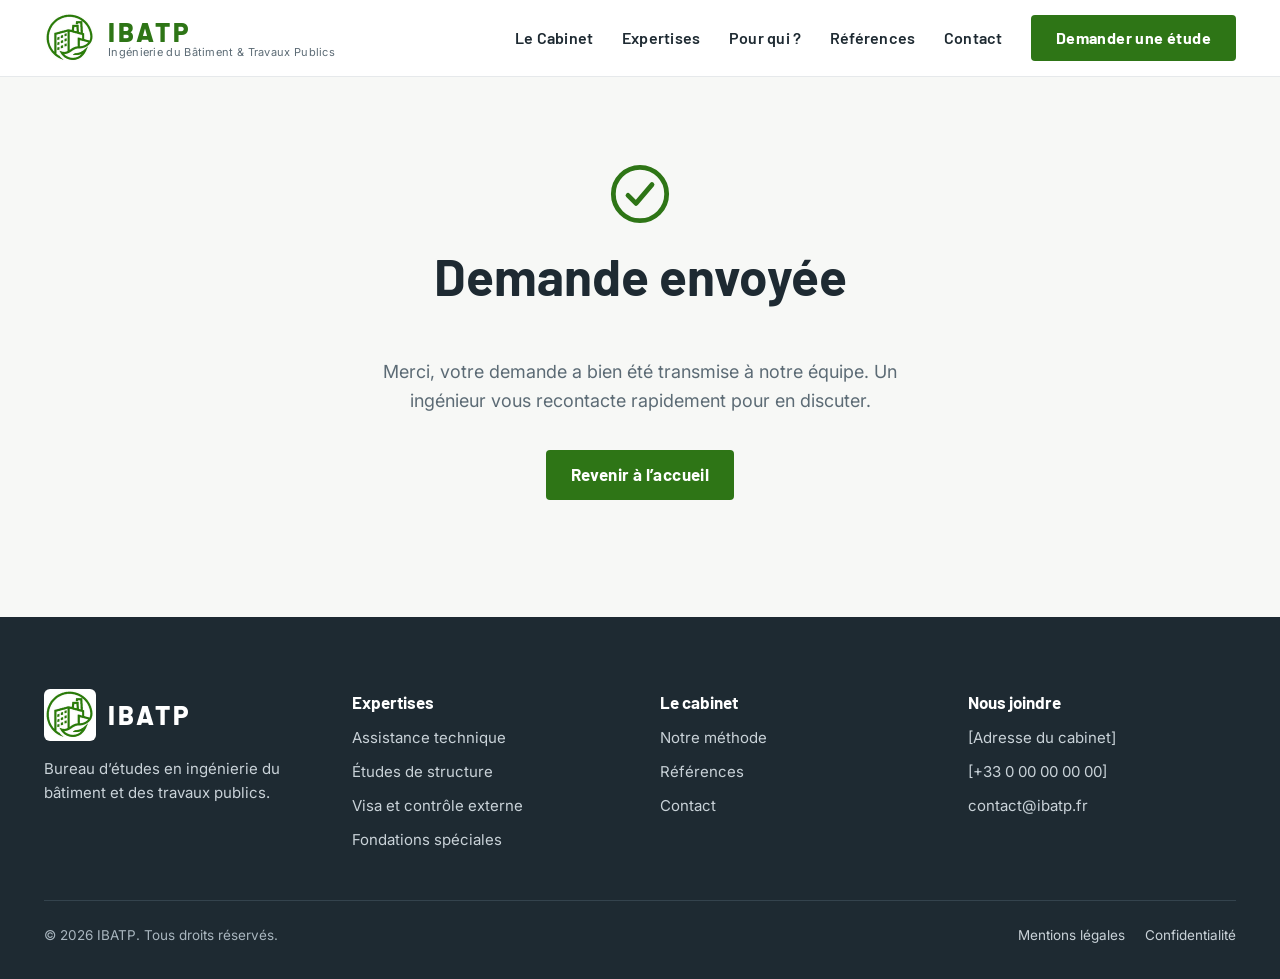
<file: merci.html>
<!doctype html>
<html lang="fr">
<head>
<meta charset="utf-8">
<meta name="viewport" content="width=device-width, initial-scale=1">
<link rel="icon" type="image/png" href="images/favicon.png">
<meta name="theme-color" content="#1E2A32">
<link rel="preconnect" href="https://fonts.googleapis.com">
<link rel="preconnect" href="https://fonts.gstatic.com" crossorigin>
<link href="https://fonts.googleapis.com/css2?family=Barlow:wght@500;600;700;800&amp;family=Inter:wght@400;500;600&amp;display=swap" rel="stylesheet">
<link rel="stylesheet" href="css/style.css">
<title>Demande envoyée | IBATP</title>
<meta name="robots" content="noindex">
</head>
<body>
<a class="lien-evitement" href="#contenu">Aller au contenu</a>
<header class="entete">
  <div class="conteneur">
    <a class="marque" href="index.html" aria-label="IBATP, retour à l’accueil">
      <img src="images/embleme-ibatp.png" alt="" width="52" height="52">
      <span class="marque-texte">
        <span class="marque-nom">IBATP</span>
        <span class="marque-sous">Ingénierie du Bâtiment &amp; Travaux Publics</span>
      </span>
    </a>
    <button class="menu-bouton" type="button" aria-expanded="false" aria-controls="nav-principale" aria-label="Ouvrir le menu">
      <svg width="22" height="22" viewBox="0 0 24 24" fill="none" stroke="currentColor" stroke-width="2" stroke-linecap="round" aria-hidden="true"><path d="M4 7h16M4 12h16M4 17h16"/></svg>
    </button>
    <nav class="nav" id="nav-principale" aria-label="Navigation principale">
      <ul>
        <li><a href="index.html#cabinet">Le Cabinet</a></li>
        <li><a href="index.html#expertises">Expertises</a></li>
        <li><a href="index.html#cibles">Pour qui ?</a></li>
        <li><a href="index.html#references">Références</a></li>
        <li><a href="index.html#contact">Contact</a></li>
      </ul>
      <a class="btn btn-plein" href="index.html#contact">Demander une étude</a>
    </nav>
  </div>
</header>
<main id="contenu" class="page-simple page-centre">
  <div class="conteneur">
    <svg width="64" height="64" viewBox="0 0 24 24" fill="none" stroke="#2E7516" stroke-width="1.8" stroke-linecap="round" stroke-linejoin="round" aria-hidden="true"><circle cx="12" cy="12" r="10"/><path d="M7.5 12.5l3 3 6-7"/></svg>
    <h1>Demande envoyée</h1>
    <p>Merci, votre demande a bien été transmise à notre équipe. Un ingénieur vous recontacte rapidement pour en discuter.</p>
    <a class="btn btn-plein" href="index.html">Revenir à l’accueil</a>
  </div>
</main>
<footer class="pied">
  <div class="conteneur">
    <div class="pied-grille">
      <div class="pied-col">
        <div class="pied-marque"><img src="images/embleme-ibatp.png" alt="" width="52" height="52"><span>IBATP</span></div>
        <p>Bureau d’études en ingénierie du bâtiment et des travaux publics.</p>
      </div>
      <nav class="pied-col" aria-label="Expertises">
        <span class="pied-titre">Expertises</span>
        <a href="index.html#expertises">Assistance technique</a>
        <a href="index.html#expertises">Études de structure</a>
        <a href="index.html#expertises">Visa et contrôle externe</a>
        <a href="index.html#expertises">Fondations spéciales</a>
      </nav>
      <nav class="pied-col" aria-label="Le cabinet">
        <span class="pied-titre">Le cabinet</span>
        <a href="index.html#cabinet">Notre méthode</a>
        <a href="index.html#references">Références</a>
        <a href="index.html#contact">Contact</a>
      </nav>
      <div class="pied-col">
        <span class="pied-titre">Nous joindre</span>
        <span>[Adresse du cabinet]</span>
        <a href="tel:+33000000000">[+33 0 00 00 00 00]</a>
        <a href="mailto:contact@ibatp.fr">contact@ibatp.fr</a>
      </div>
    </div>
    <div class="pied-bas">
      <span>© <span class="annee">2026</span> IBATP. Tous droits réservés.</span>
      <nav aria-label="Informations légales"><a href="mentions-legales.html">Mentions légales</a><a href="mentions-legales.html#confidentialite">Confidentialité</a></nav>
    </div>
  </div>
</footer>
<script src="js/main.js" defer></script>
</body>
</html>
</file>
<file: css/style.css>
/* =========================================================
   IBATP — Feuille de styles principale
   ========================================================= */

:root {
  --vert: #3A8A1F;          /* vert du logo */
  --vert-texte: #2E7516;    /* vert accessible (texte, boutons) */
  --vert-fonce: #1F5512;
  --vert-clair: #7BC95A;    /* vert sur fond sombre */
  --vert-pale: #EAF3E5;
  --anthracite: #1E2A32;
  --anthracite-2: #2A3842;
  --acier: #5C6B75;
  --beton: #E6E9EB;
  --fond: #F7F8F6;
  --blanc: #FFFFFF;
  --bleu-plan: #8FC1E6;
  --texte-clair: #C9D2D8;

  --titres: "Barlow", "Arial Narrow", Arial, sans-serif;
  --corps: "Inter", "Segoe UI", system-ui, -apple-system, sans-serif;

  --largeur: 1240px;
  --rayon: 6px;
}

*, *::before, *::after { box-sizing: border-box; }

html { scroll-behavior: smooth; scroll-padding-top: 90px; }
@media (prefers-reduced-motion: reduce) {
  html { scroll-behavior: auto; }
  *, *::before, *::after { transition: none !important; animation: none !important; }
}

body {
  margin: 0;
  font-family: var(--corps);
  font-size: 16px;
  line-height: 1.6;
  color: var(--anthracite);
  background: var(--fond);
  -webkit-font-smoothing: antialiased;
}

img, svg { max-width: 100%; display: block; }
a { color: var(--vert-texte); }
a:hover { color: var(--vert-fonce); }
h1, h2, h3 { font-family: var(--titres); font-weight: 700; margin: 0; line-height: 1.1; }
p { margin: 0; }

:focus-visible { outline: 3px solid var(--vert-clair); outline-offset: 3px; border-radius: 2px; }

.conteneur { max-width: var(--largeur); margin: 0 auto; padding: 0 24px; }

.lien-evitement {
  position: absolute; left: -9999px; top: 8px; z-index: 100;
  background: var(--anthracite); color: var(--blanc); padding: 10px 16px; border-radius: 4px;
}
.lien-evitement:focus { left: 8px; }

/* ---------- Boutons ---------- */
.btn {
  display: inline-flex; align-items: center; justify-content: center; gap: 10px;
  min-height: 50px; padding: 0 24px; border-radius: 4px; border: 1.5px solid transparent;
  font-family: var(--titres); font-weight: 700; font-size: 17px; letter-spacing: .4px;
  text-decoration: none; cursor: pointer; transition: background-color .2s, transform .2s, border-color .2s;
}
.btn:hover { transform: translateY(-1px); }
.btn-plein { background: var(--vert-texte); color: var(--blanc); }
.btn-plein:hover { background: var(--vert-fonce); color: var(--blanc); }
.btn-hero { background: var(--vert); color: var(--blanc); min-height: 54px; padding: 0 28px; font-size: 18px; }
.btn-hero:hover { background: var(--vert-texte); color: var(--blanc); }
.btn-contour-clair { border-color: rgba(255,255,255,.55); color: var(--blanc); min-height: 54px; padding: 0 28px; font-size: 18px; font-weight: 600; }
.btn-contour-clair:hover { border-color: var(--blanc); color: var(--blanc); }
.btn-contour { border-color: var(--anthracite); color: var(--anthracite); }
.btn-contour:hover { background: var(--anthracite); color: var(--blanc); }

/* ---------- En-tête ---------- */
.entete {
  position: sticky; top: 0; z-index: 50;
  background: rgba(255,255,255,.96); border-bottom: 1px solid var(--beton);
  backdrop-filter: blur(8px); -webkit-backdrop-filter: blur(8px);
}
.entete .conteneur {
  display: flex; align-items: center; justify-content: space-between; gap: 24px;
  padding-top: 12px; padding-bottom: 12px;
}
.marque { display: flex; align-items: center; gap: 12px; text-decoration: none; }
.marque img { width: 52px; height: 52px; }
.marque-texte { display: flex; flex-direction: column; line-height: 1.1; }
.marque-nom { font-family: var(--titres); font-weight: 800; font-size: 26px; letter-spacing: 3px; color: var(--vert-texte); }
.marque-sous { font-size: 11px; color: var(--acier); letter-spacing: .3px; }

.nav { display: flex; align-items: center; gap: 28px; }
.nav ul { list-style: none; margin: 0; padding: 0; display: flex; gap: 28px; }
.nav a:not(.btn) {
  font-family: var(--titres); font-weight: 600; font-size: 16px; letter-spacing: .3px;
  color: var(--anthracite); text-decoration: none;
}
.nav a:not(.btn):hover { color: var(--vert-texte); }
.nav .btn { min-height: 46px; font-size: 16px; }

.menu-bouton {
  display: none; width: 48px; height: 48px; border: 1px solid var(--beton); border-radius: 4px;
  background: var(--blanc); color: var(--anthracite); cursor: pointer; align-items: center; justify-content: center;
}

@media (max-width: 960px) {
  .menu-bouton { display: inline-flex; }
  .nav {
    position: absolute; top: 100%; left: 0; right: 0;
    flex-direction: column; align-items: stretch; gap: 0;
    background: var(--blanc); border-bottom: 1px solid var(--beton);
    padding: 8px 24px 24px; display: none;
  }
  .nav.ouvert { display: flex; }
  .nav ul { flex-direction: column; gap: 0; }
  .nav ul a { display: block; padding: 14px 0; border-bottom: 1px solid var(--beton); }
  .nav .btn { margin-top: 16px; }
}

/* ---------- Hero ---------- */
.trame {
  background-color: var(--anthracite);
  background-image:
    linear-gradient(rgba(255,255,255,.05) 1px, transparent 1px),
    linear-gradient(90deg, rgba(255,255,255,.05) 1px, transparent 1px),
    linear-gradient(rgba(255,255,255,.025) 1px, transparent 1px),
    linear-gradient(90deg, rgba(255,255,255,.025) 1px, transparent 1px);
  background-size: 120px 120px, 120px 120px, 24px 24px, 24px 24px;
  color: var(--blanc);
}
.hero .conteneur {
  display: flex; flex-wrap: wrap; align-items: center; gap: 56px;
  padding-top: 96px; padding-bottom: 104px;
}
.hero-texte { flex: 1 1 520px; min-width: 0; display: flex; flex-direction: column; gap: 28px; }
.pastille {
  align-self: flex-start; display: inline-flex; align-items: center; gap: 10px;
  padding: 8px 14px; border: 1px solid rgba(123,201,90,.45); border-radius: 999px;
  font-size: 13px; font-weight: 600; letter-spacing: 1.2px; text-transform: uppercase; color: #9BDB7E;
}
.pastille::before { content: ""; width: 8px; height: 8px; border-radius: 50%; background: var(--vert-clair); }
.hero h1 { font-size: clamp(2.4rem, 5vw, 4.25rem); line-height: 1.04; letter-spacing: -.5px; }
.hero h1 span { color: var(--vert-clair); }
.hero-intro { max-width: 580px; font-size: 19px; color: var(--texte-clair); }
.hero-actions { display: flex; flex-wrap: wrap; gap: 14px; padding-top: 6px; }
.hero-atouts { list-style: none; margin: 0; padding: 10px 0 0; display: flex; flex-wrap: wrap; gap: 10px 24px; font-size: 14px; color: #A9B6BF; }
.hero-atouts li { display: inline-flex; align-items: center; gap: 8px; }
.hero-visuel { flex: 1 1 420px; min-width: 0; display: flex; justify-content: center; }
.hero-visuel svg { width: 100%; max-width: 520px; height: auto; }

/* ---------- Chiffres clés ---------- */
.chiffres { background: var(--blanc); border-bottom: 1px solid var(--beton); }
.chiffres .conteneur {
  display: grid; grid-template-columns: repeat(auto-fit, minmax(200px, 1fr)); gap: 32px;
  padding-top: 44px; padding-bottom: 44px;
}
.chiffre { display: flex; flex-direction: column; gap: 4px; padding-left: 20px; border-left: 3px solid var(--vert); }
.chiffre strong { font-family: var(--titres); font-weight: 700; font-size: 44px; line-height: 1; }
.chiffre span { font-size: 15px; color: var(--acier); }

/* ---------- Sections génériques ---------- */
.section { padding: 112px 0; }
.section-blanche { background: var(--blanc); border-top: 1px solid var(--beton); border-bottom: 1px solid var(--beton); }
.section-beton { background: var(--beton); }
.surtitre { display: block; font-size: 13px; font-weight: 600; letter-spacing: 2px; text-transform: uppercase; color: var(--vert-texte); margin-bottom: 14px; }
.trame .surtitre { color: #9BDB7E; }
.titre-section { font-size: clamp(2rem, 3.4vw, 3rem); }
.entete-section { display: flex; flex-wrap: wrap; align-items: flex-end; justify-content: space-between; gap: 24px; margin-bottom: 56px; }
.entete-section > div { flex: 1 1 560px; max-width: 720px; }
.entete-section p { flex: 1 1 380px; max-width: 460px; color: var(--acier); font-size: 17px; }

/* ---------- Expertises ---------- */
.grille-4 { display: grid; grid-template-columns: repeat(auto-fit, minmax(260px, 1fr)); gap: 24px; }
.carte {
  display: flex; flex-direction: column; gap: 18px; padding: 32px 28px;
  background: var(--blanc); border: 1px solid var(--beton); border-radius: var(--rayon);
  transition: box-shadow .25s, transform .25s, border-color .25s;
}
.carte:hover { transform: translateY(-4px); box-shadow: 0 18px 40px rgba(30,42,50,.12); border-color: var(--vert); }
.carte-tete { display: flex; align-items: center; justify-content: space-between; }
.icone { width: 56px; height: 56px; display: flex; align-items: center; justify-content: center; background: var(--vert-pale); border-radius: var(--rayon); }
.carte-num { font-family: var(--titres); font-weight: 700; font-size: 15px; color: #8A979F; }
.carte h3 { font-size: 24px; line-height: 1.2; }
.carte p { color: var(--acier); font-size: 15.5px; }
.carte-lien { margin-top: auto; display: inline-flex; align-items: center; gap: 8px; font-weight: 600; font-size: 15px; text-decoration: none; }

/* ---------- Pour qui ---------- */
.cibles { display: flex; flex-wrap: wrap; gap: 56px; }
.cibles-intro { flex: 1 1 340px; display: flex; flex-direction: column; gap: 18px; }
.cibles-intro p { color: var(--acier); font-size: 17px; }
.cibles-grille {
  flex: 2 1 560px; min-width: 0; display: grid; grid-template-columns: repeat(auto-fit, minmax(250px, 1fr));
  gap: 2px; background: var(--beton); border: 1px solid var(--beton); border-radius: var(--rayon); overflow: hidden;
}
.cible { display: flex; flex-direction: column; gap: 10px; padding: 32px; background: var(--blanc); }
.cible h3 { font-size: 22px; }
.cible p { color: var(--acier); font-size: 15.5px; }

/* ---------- Méthode ---------- */
.etapes { list-style: none; margin: 0; padding: 0; display: grid; grid-template-columns: repeat(auto-fit, minmax(200px, 1fr)); gap: 28px; }
.etapes li { display: flex; flex-direction: column; gap: 12px; padding-top: 22px; border-top: 2px solid var(--anthracite); }
.etapes li:last-child { border-top-color: var(--vert); }
.etape-num { font-family: var(--titres); font-weight: 800; font-size: 40px; line-height: 1; color: var(--vert); }
.etapes h3 { font-size: 21px; }
.etapes p { color: var(--acier); font-size: 15px; }

/* ---------- Références ---------- */
.grille-3 { display: grid; grid-template-columns: repeat(auto-fit, minmax(300px, 1fr)); gap: 24px; }
.projet { display: flex; flex-direction: column; background: var(--blanc); border: 1px solid #D5DADE; border-radius: var(--rayon); overflow: hidden; transition: box-shadow .25s, transform .25s; }
.projet:hover { transform: translateY(-4px); box-shadow: 0 18px 40px rgba(30,42,50,.12); }
.projet-visuel {
  height: 230px; display: flex; align-items: center; justify-content: center;
  background-color: var(--anthracite-2);
  background-image: linear-gradient(rgba(255,255,255,.07) 1px, transparent 1px), linear-gradient(90deg, rgba(255,255,255,.07) 1px, transparent 1px);
  background-size: 24px 24px; color: var(--texte-clair); font-size: 14px;
}
.projet-visuel img { width: 100%; height: 100%; object-fit: cover; }
.projet-corps { display: flex; flex-direction: column; gap: 10px; padding: 26px 26px 30px; }
.badge { align-self: flex-start; padding: 4px 10px; background: #E3EEF6; color: #245A82; border-radius: 3px; font-size: 12.5px; font-weight: 600; }
.projet h3 { font-size: 22px; }
.projet p { color: var(--acier); font-size: 15px; }

/* ---------- Pourquoi ---------- */
.atouts { display: grid; grid-template-columns: repeat(auto-fit, minmax(250px, 1fr)); gap: 40px 32px; }
.atout { display: flex; flex-direction: column; gap: 12px; }
.atout h3 { font-size: 21px; }
.atout p { color: var(--texte-clair); font-size: 15.5px; }

/* ---------- Témoignages ---------- */
.temoignage { margin: 0; display: flex; flex-direction: column; gap: 20px; padding: 32px; background: var(--fond); border: 1px solid var(--beton); border-radius: var(--rayon); }
.temoignage blockquote { margin: 0; font-size: 17px; }
.temoignage figcaption { margin-top: auto; font-size: 14.5px; color: var(--acier); }
.temoignage strong { color: var(--anthracite); }

/* ---------- Contact ---------- */
.contact { background: var(--vert-fonce); color: var(--blanc); }
.contact .conteneur { display: flex; flex-wrap: wrap; gap: 56px; }
.contact-texte { flex: 1 1 380px; display: flex; flex-direction: column; gap: 22px; }
.contact .surtitre { color: #B9E6A4; margin-bottom: 0; }
.contact h2 { font-size: clamp(2.2rem, 4vw, 3.4rem); line-height: 1.05; }
.contact-texte > p { font-size: 18px; color: #DCEFD3; }
.coordonnees { list-style: none; margin: 0; padding: 10px 0 0; display: flex; flex-direction: column; gap: 14px; font-size: 16px; }
.coordonnees li { display: flex; align-items: center; gap: 12px; }
.coordonnees a { color: var(--blanc); text-decoration: none; }
.coordonnees a:hover { text-decoration: underline; color: var(--blanc); }

.formulaire {
  flex: 1 1 480px; min-width: 0; display: grid; grid-template-columns: repeat(auto-fit, minmax(220px, 1fr)); gap: 18px;
  padding: 36px; background: var(--blanc); color: var(--anthracite); border-radius: 8px; box-shadow: 0 24px 60px rgba(0,0,0,.25);
}
.formulaire label { display: flex; flex-direction: column; gap: 6px; font-size: 14px; font-weight: 600; }
.formulaire input, .formulaire select, .formulaire textarea {
  font: inherit; font-weight: 400; color: var(--anthracite);
  min-height: 46px; padding: 0 14px; border: 1px solid #C3CBD0; border-radius: 4px; background: var(--fond);
}
.formulaire textarea { padding: 12px 14px; resize: vertical; min-height: 120px; }
.formulaire input:focus, .formulaire select:focus, .formulaire textarea:focus { outline: 2px solid var(--vert); border-color: var(--vert); }
.pleine { grid-column: 1 / -1; }
.formulaire .btn { width: 100%; min-height: 54px; font-size: 18px; border: 0; }
.mention-rgpd { font-size: 12.5px; color: var(--acier); }
.pot-de-miel { position: absolute; left: -10000px; width: 1px; height: 1px; overflow: hidden; }
.message-form { padding: 14px 16px; border-radius: 4px; font-size: 15px; font-weight: 500; }
.message-form.erreur { background: #FDECEC; color: #9B1C1C; }
.case { flex-direction: row !important; align-items: flex-start; gap: 10px !important; font-weight: 400 !important; font-size: 13.5px !important; color: var(--acier); }
.case input { min-height: auto; width: 18px; height: 18px; margin-top: 2px; flex: none; }

/* ---------- Pied de page ---------- */
.pied { background: var(--anthracite); color: var(--texte-clair); padding: 72px 0 32px; font-size: 15px; }
.pied a { color: var(--texte-clair); text-decoration: none; }
.pied a:hover { color: var(--blanc); }
.pied-grille { display: grid; grid-template-columns: repeat(auto-fit, minmax(210px, 1fr)); gap: 40px; margin-bottom: 48px; }
.pied-col { display: flex; flex-direction: column; gap: 10px; }
.pied-titre { font-family: var(--titres); font-weight: 700; font-size: 17px; color: var(--blanc); }
.pied-marque { display: flex; align-items: center; gap: 12px; margin-bottom: 6px; }
.pied-marque img { width: 52px; height: 52px; background: var(--blanc); border-radius: var(--rayon); }
.pied-marque span { font-family: var(--titres); font-weight: 800; font-size: 26px; letter-spacing: 3px; color: var(--blanc); }
.pied-bas { display: flex; flex-wrap: wrap; justify-content: space-between; gap: 12px; padding-top: 24px; border-top: 1px solid #34434D; font-size: 13.5px; color: #A9B6BF; }
.pied-bas nav { display: flex; flex-wrap: wrap; gap: 20px; }

/* ---------- Pages simples (mentions, merci, 404) ---------- */
.page-simple { padding: 80px 0 112px; }
.page-simple .conteneur { max-width: 820px; }
.page-simple h1 { font-size: clamp(2.2rem, 4vw, 3.2rem); margin-bottom: 32px; }
.page-simple h2 { font-size: 26px; margin: 44px 0 14px; }
.page-simple p, .page-simple li { color: #3D4A52; margin-bottom: 12px; }
.page-centre { min-height: 60vh; display: flex; align-items: center; text-align: center; }
.page-centre .conteneur { display: flex; flex-direction: column; align-items: center; gap: 22px; }
.page-centre p { max-width: 560px; color: var(--acier); font-size: 18px; }

@media (max-width: 640px) {
  .section { padding: 80px 0; }
  .hero .conteneur { padding-top: 64px; padding-bottom: 72px; }
  .formulaire { padding: 24px; }
  .marque-sous { display: none; }
}
</file>
